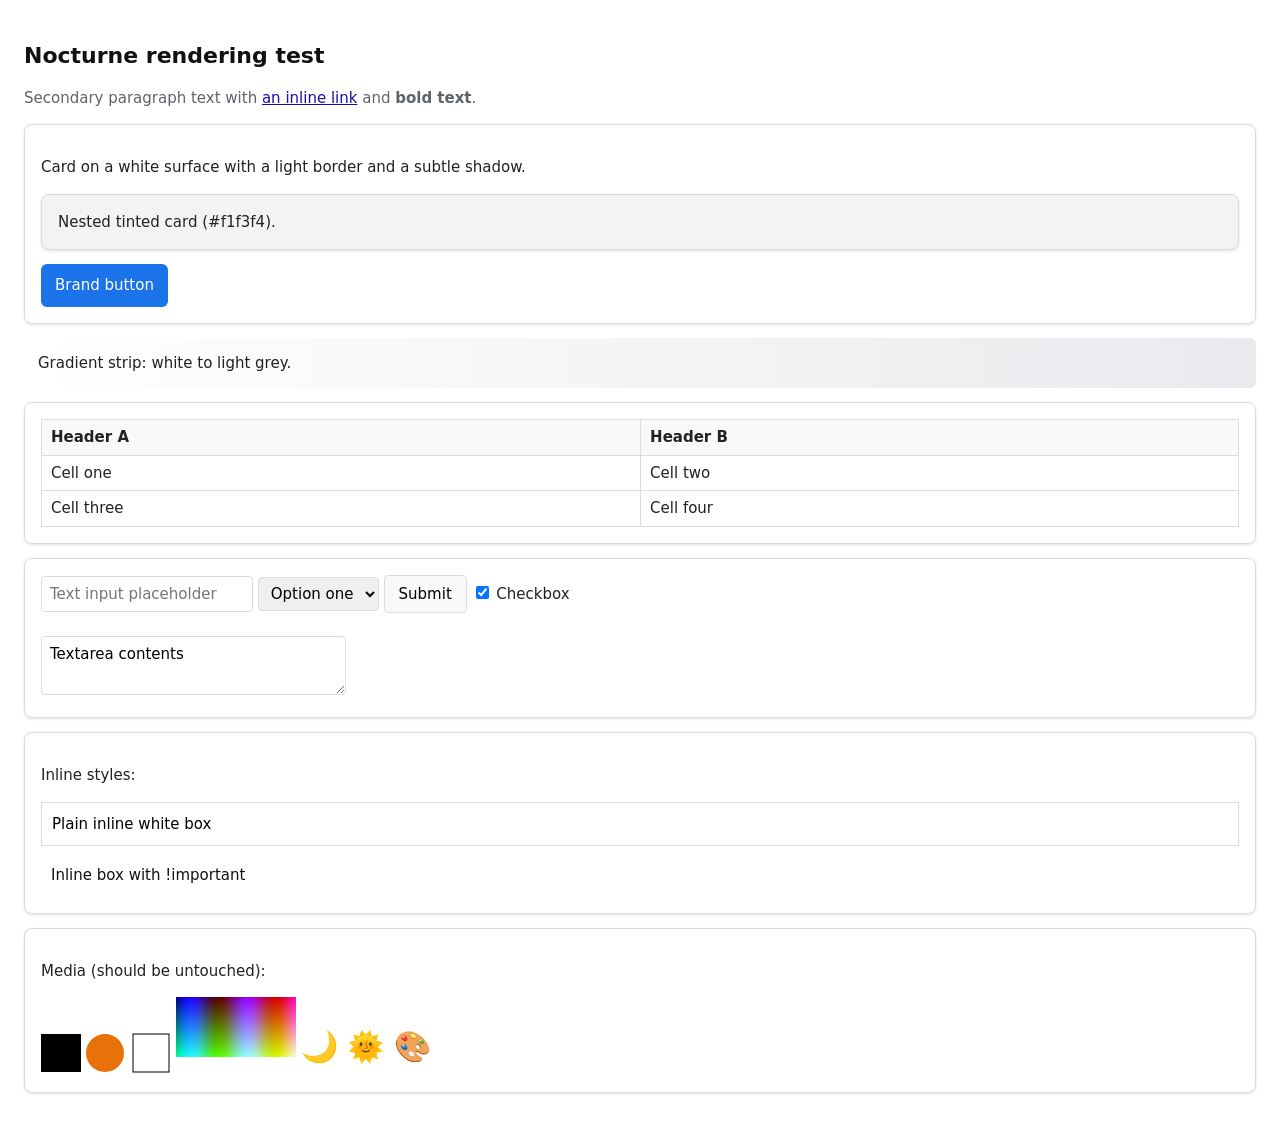
<file: test/index.html>
<!doctype html>
<html><head><meta charset="utf-8"><title>Nocturne test</title>
<style>
  :root { --surface: #ffffff; --line: #dadce0; --muted: #5f6368; }
  body { background: #ffffff; color: #202124; font: 15px/1.5 system-ui, sans-serif; margin: 0; padding: 24px; }
  h1 { color: #111; font-size: 22px; }
  .card { background: var(--surface); border: 1px solid var(--line); border-radius: 8px; padding: 16px; margin: 14px 0; box-shadow: 0 1px 3px rgba(0,0,0,.12); }
  .tinted { background: #f1f3f4; }
  .brand { background: #1a73e8; color: #fff; padding: 10px 14px; border-radius: 6px; display: inline-block; }
  .grad { background-image: linear-gradient(to right, #ffffff, #e8eaed); padding: 14px; border-radius: 6px; }
  a { color: #1a0dab; }
  .muted { color: var(--muted); }
  table { border-collapse: collapse; width: 100%; }
  th, td { border: 1px solid #dadce0; padding: 6px 9px; text-align: left; }
  th { background: #f8f9fa; }
  input, select, textarea { padding: 6px 8px; border: 1px solid #dadce0; border-radius: 4px; font: inherit; }
  button { padding: 7px 14px; border: 1px solid #dadce0; background: #f8f9fa; border-radius: 4px; font: inherit; }
  .swatch { width: 60px; height: 40px; display: inline-block; border: 1px solid #ccc; }
</style>
</head>
<body>
  <h1>Nocturne rendering test</h1>
  <p class="muted">Secondary paragraph text with <a href="#">an inline link</a> and <strong>bold text</strong>.</p>

  <div class="card">
    <p>Card on a white surface with a light border and a subtle shadow.</p>
    <div class="tinted card">Nested tinted card (#f1f3f4).</div>
    <span class="brand">Brand button</span>
  </div>

  <div class="grad">Gradient strip: white to light grey.</div>

  <div class="card">
    <table>
      <tr><th>Header A</th><th>Header B</th></tr>
      <tr><td>Cell one</td><td>Cell two</td></tr>
      <tr><td>Cell three</td><td>Cell four</td></tr>
    </table>
  </div>

  <div class="card">
    <input type="text" placeholder="Text input placeholder">
    <select><option>Option one</option><option>Option two</option></select>
    <button>Submit</button>
    <label><input type="checkbox" checked> Checkbox</label>
    <br><br>
    <textarea rows="2" cols="34">Textarea contents</textarea>
  </div>

  <div class="card">
    <p>Inline styles:</p>
    <div style="background:#ffffff;color:#000000;padding:10px;border:1px solid #ddd;">Plain inline white box</div>
    <div style="background:#ffffff !important;color:#111 !important;padding:10px;margin-top:8px;">Inline box with !important</div>
  </div>

  <div class="card">
    <p>Media (should be untouched):</p>
    <svg width="130" height="46" style="vertical-align:middle">
      <rect x="0" y="4" width="40" height="38" fill="#000000"/>
      <circle cx="64" cy="23" r="19" fill="#e8710a"/>
      <rect x="92" y="4" width="36" height="38" fill="#ffffff" stroke="#000000"/>
    </svg>
    <img src="photo.png" width="120" height="60" alt="photo">
    <span style="font-size:30px">🌙 🌞 🎨</span>
  </div>
</body></html>
</file>
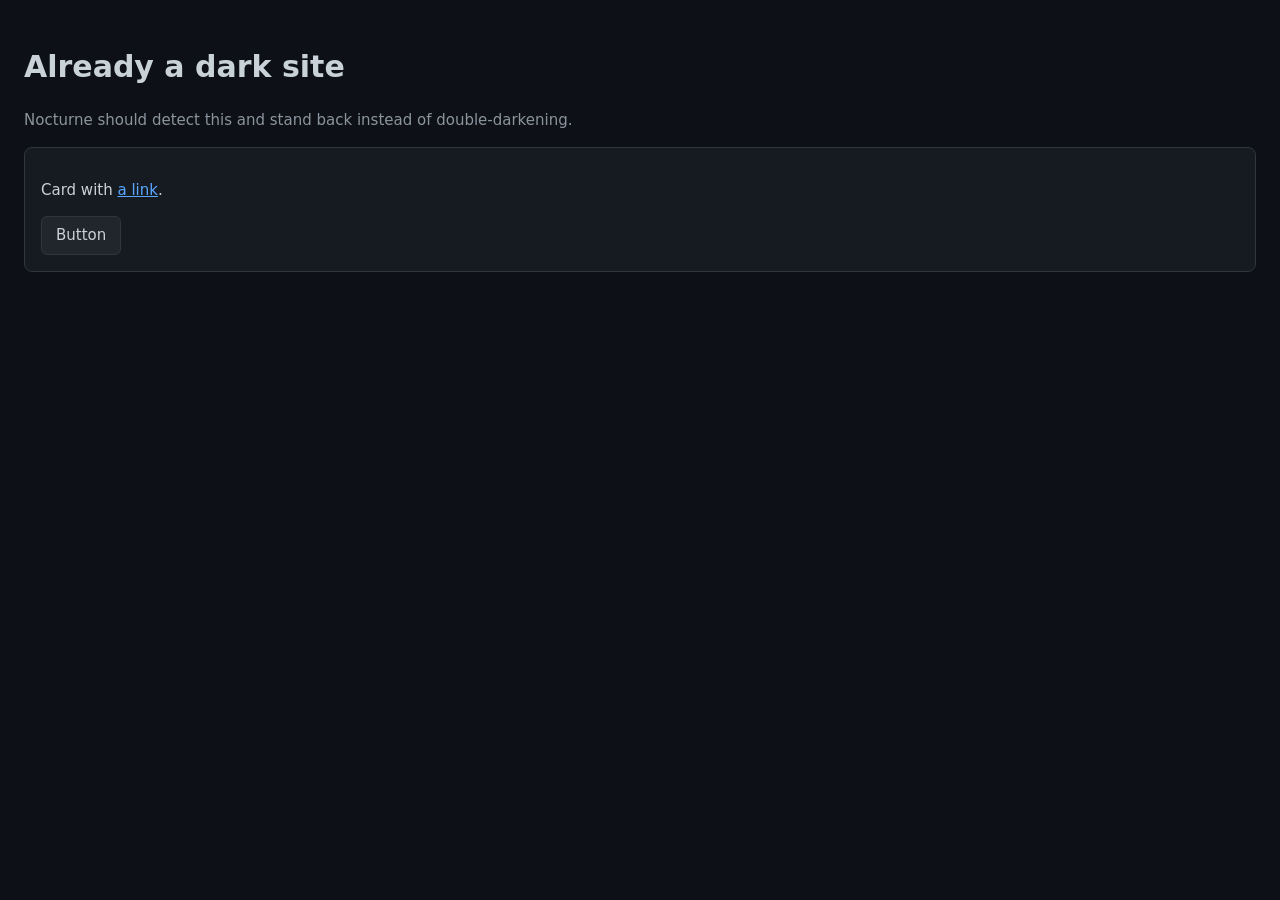
<file: test/already-dark.html>
<!doctype html>
<html><head><meta charset="utf-8"><title>Already dark</title>
<style>
  body { background:#0d1117; color:#c9d1d9; font:15px/1.5 system-ui,sans-serif; margin:0; padding:24px; }
  .card { background:#161b22; border:1px solid #30363d; border-radius:8px; padding:16px; margin:14px 0; }
  a { color:#58a6ff; }
  .muted { color:#8b949e; }
  button { background:#21262d; color:#c9d1d9; border:1px solid #30363d; padding:7px 14px; border-radius:6px; font:inherit; }
</style>
</head>
<body>
  <h1>Already a dark site</h1>
  <p class="muted">Nocturne should detect this and stand back instead of double-darkening.</p>
  <div class="card"><p>Card with <a href="#">a link</a>.</p><button>Button</button></div>
</body></html>
</file>
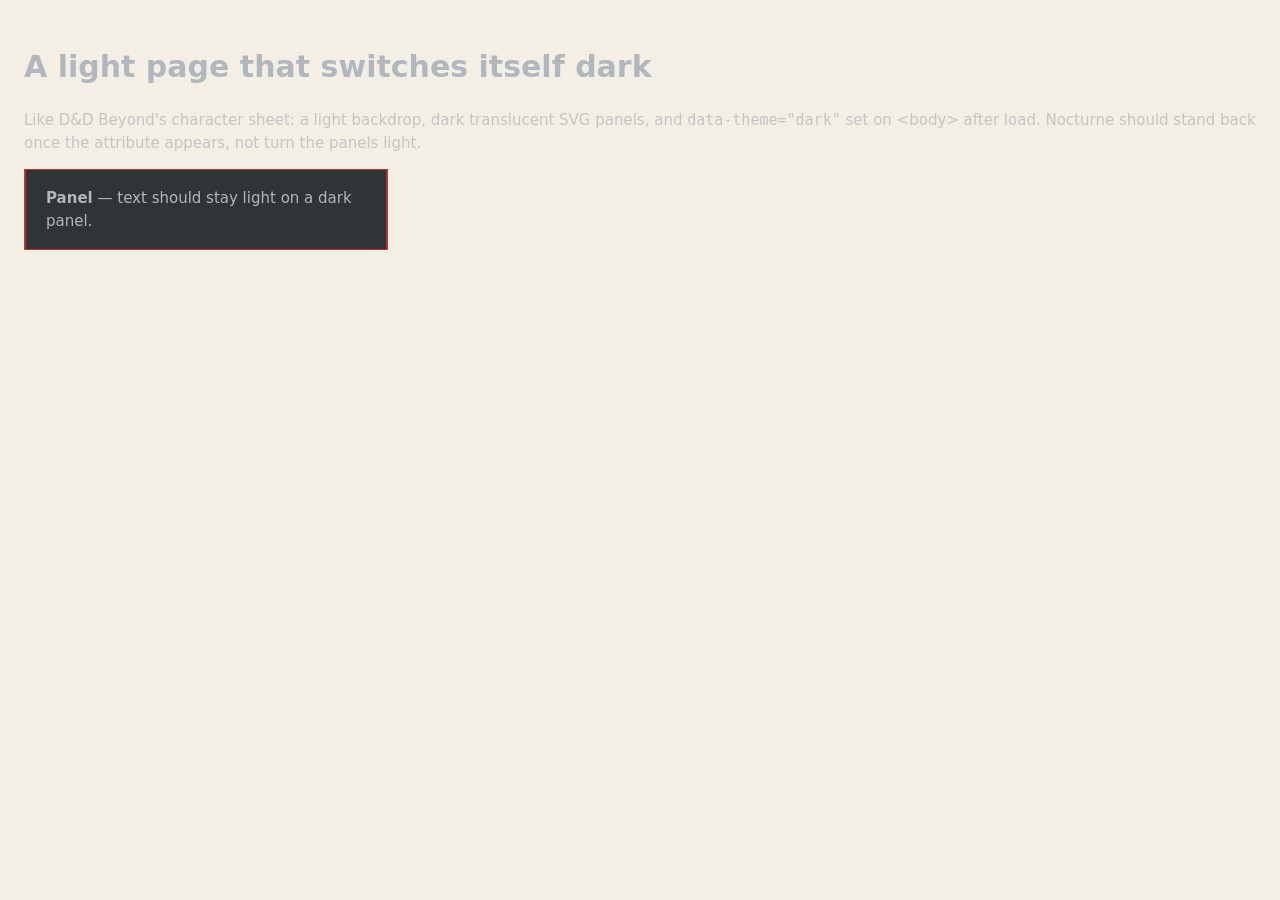
<file: test/declared-dark.html>
<!doctype html>
<html><head><meta charset="utf-8"><title>Declared dark</title>
<style>
  body { background:#f4efe4; color:#242528; font:15px/1.5 system-ui,sans-serif; margin:0; padding:24px; }
  body[data-theme="dark"] { color:#b0b7bd; }
  .panel { position:relative; width:320px; padding:18px 22px; margin:14px 0; }
  .panel svg { position:absolute; inset:0; width:100%; height:100%; z-index:-1; }
  .muted { opacity:.75; }
</style>
</head>
<body>
  <h1>A light page that switches itself dark</h1>
  <p class="muted">Like D&amp;D Beyond's character sheet: a light backdrop, dark translucent
    SVG panels, and <code>data-theme="dark"</code> set on &lt;body&gt; after load.
    Nocturne should stand back once the attribute appears, not turn the panels light.</p>
  <div class="panel">
    <svg viewBox="0 0 100 40" preserveAspectRatio="none"><rect width="100" height="40" fill="#10161ADB" stroke="#C53131"/></svg>
    <strong>Panel</strong> — text should stay light on a dark panel.
  </div>
  <script>
    setTimeout(() => { document.body.dataset.theme = 'dark'; }, 800);
  </script>
</body></html>
</file>
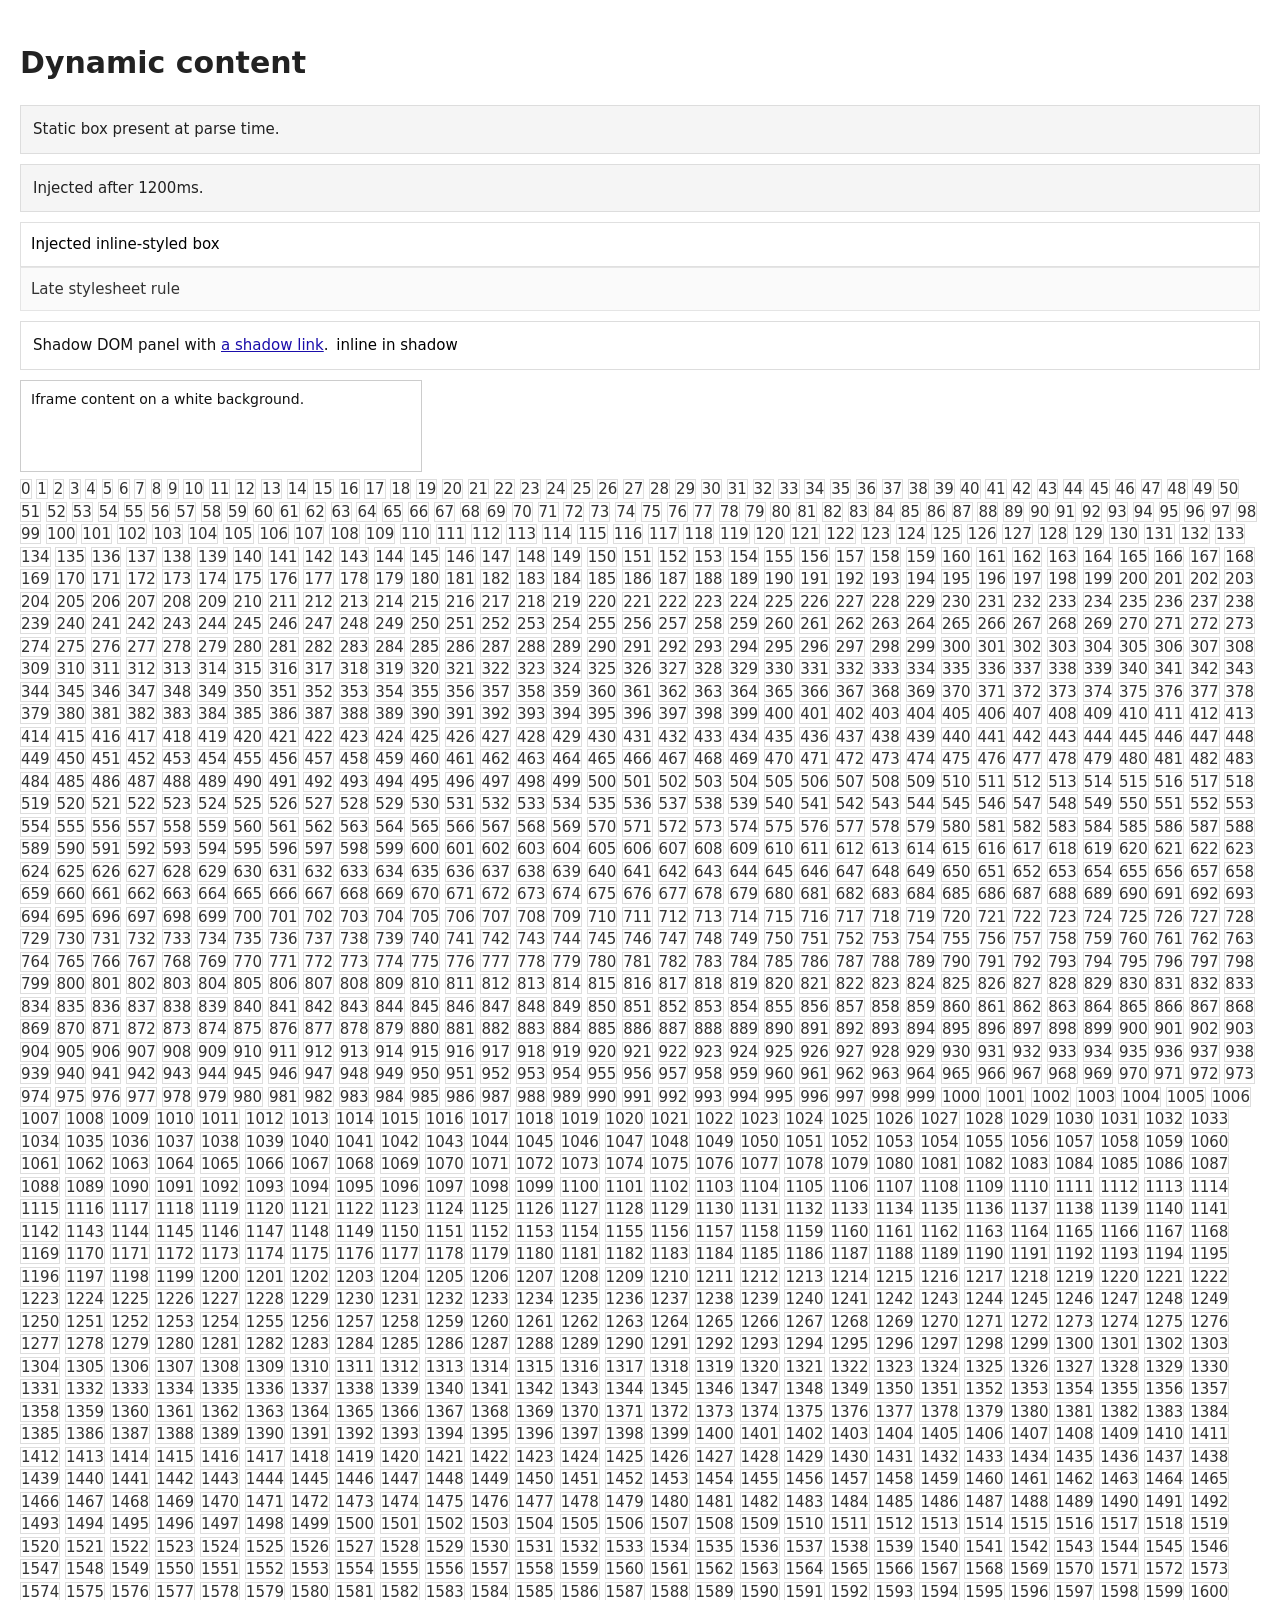
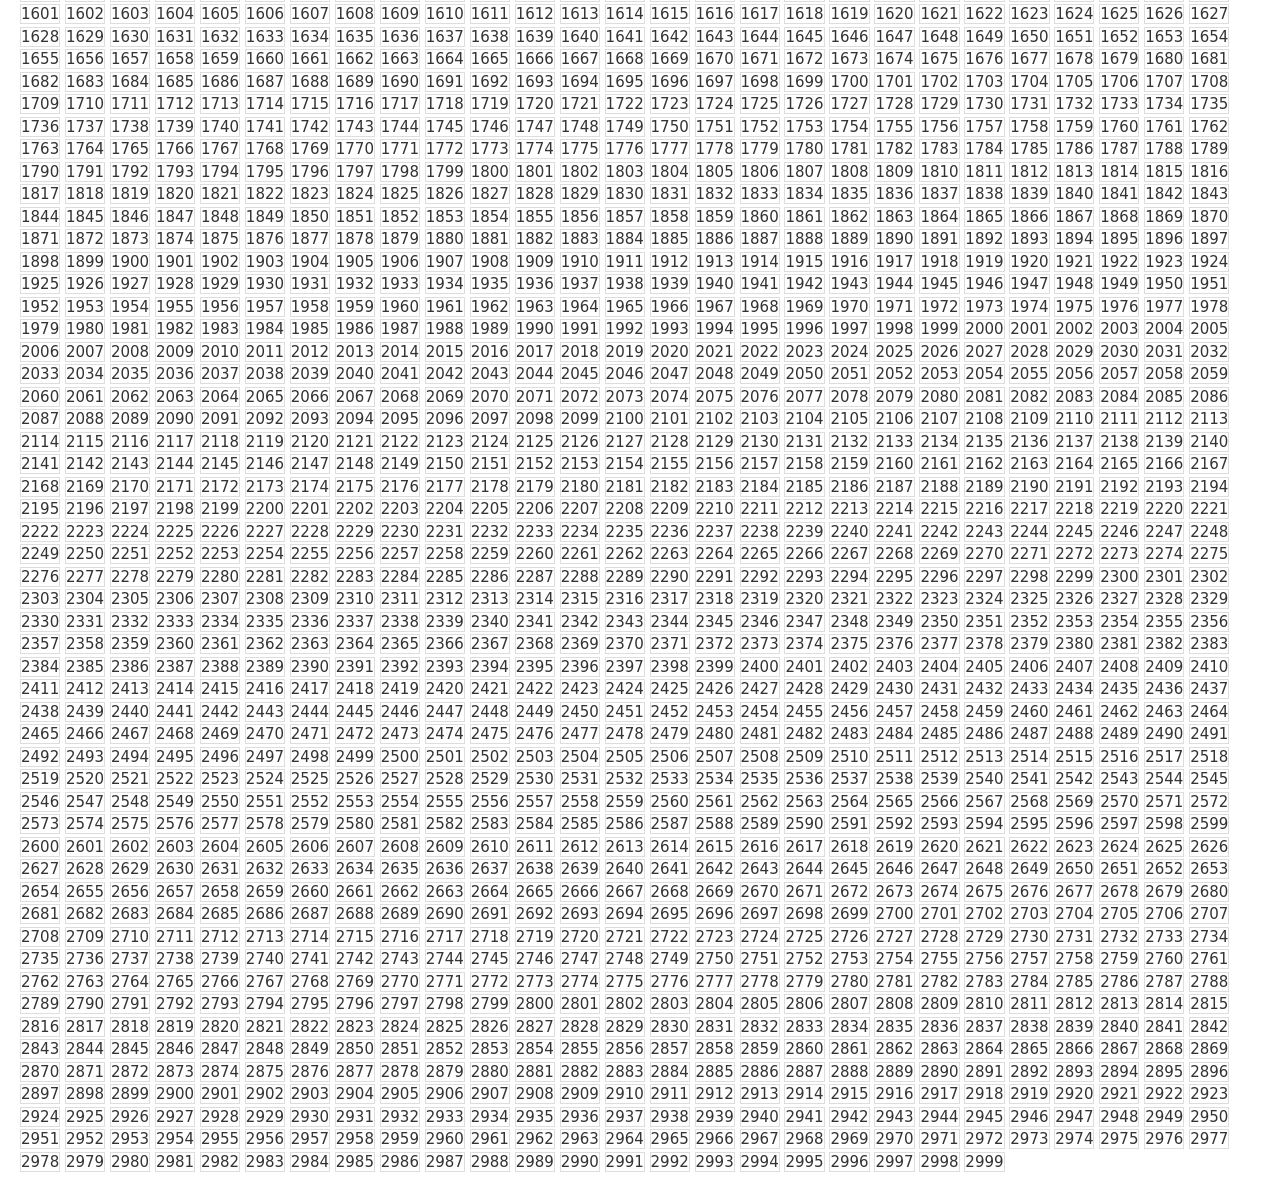
<file: test/dynamic.html>
<!doctype html>
<html><head><meta charset="utf-8"><title>Dynamic + shadow</title>
<style>body{background:#fff;color:#222;font:15px/1.5 system-ui;margin:0;padding:20px}
.box{background:#f5f5f5;border:1px solid #ddd;padding:12px;margin:10px 0}</style>
</head>
<body>
<h1>Dynamic content</h1>
<div class="box" id="static">Static box present at parse time.</div>
<div id="later"></div>
<my-widget></my-widget>
<iframe id="frame" src="frame.html" width="400" height="90" style="border:1px solid #ccc"></iframe>
<div id="bulk"></div>
<script>
  // Shadow DOM with its own stylesheet.
  class MyWidget extends HTMLElement {
    connectedCallback() {
      const root = this.attachShadow({ mode: 'open' });
      root.innerHTML = `<style>
        .panel { background:#ffffff; color:#111111; border:1px solid #dddddd; padding:12px; margin:10px 0; }
        a { color:#1a0dab; }
      </style>
      <div class="panel">Shadow DOM panel with <a href="#">a shadow link</a>.
        <span style="background:#ffffff;color:#000;padding:3px">inline in shadow</span></div>`;
    }
  }
  customElements.define('my-widget', MyWidget);

  // Content injected after load, the way an SPA route change would.
  setTimeout(() => {
    document.getElementById('later').innerHTML =
      '<div class="box">Injected after 1200ms.</div>' +
      '<div style="background:#ffffff;color:#000;padding:10px;border:1px solid #e0e0e0">Injected inline-styled box</div>';
    // A stylesheet injected late, the way CSS-in-JS does it.
    const s = document.createElement('style');
    s.textContent = '.late { background:#fafafa; color:#333; border:1px solid #e5e5e5; padding:10px; }';
    document.head.appendChild(s);
    document.getElementById('later').insertAdjacentHTML('beforeend', '<div class="late">Late stylesheet rule</div>');
  }, 1200);

  // Bulk nodes to exercise the element budget.
  const bulk = document.getElementById('bulk');
  let html = '';
  for (let i = 0; i < 3000; i++) {
    html += '<span style="background:#ffffff;color:#333333;border:1px solid #ddd">' + i + '</span> ';
  }
  bulk.innerHTML = html;
</script>
</body></html>
</file>
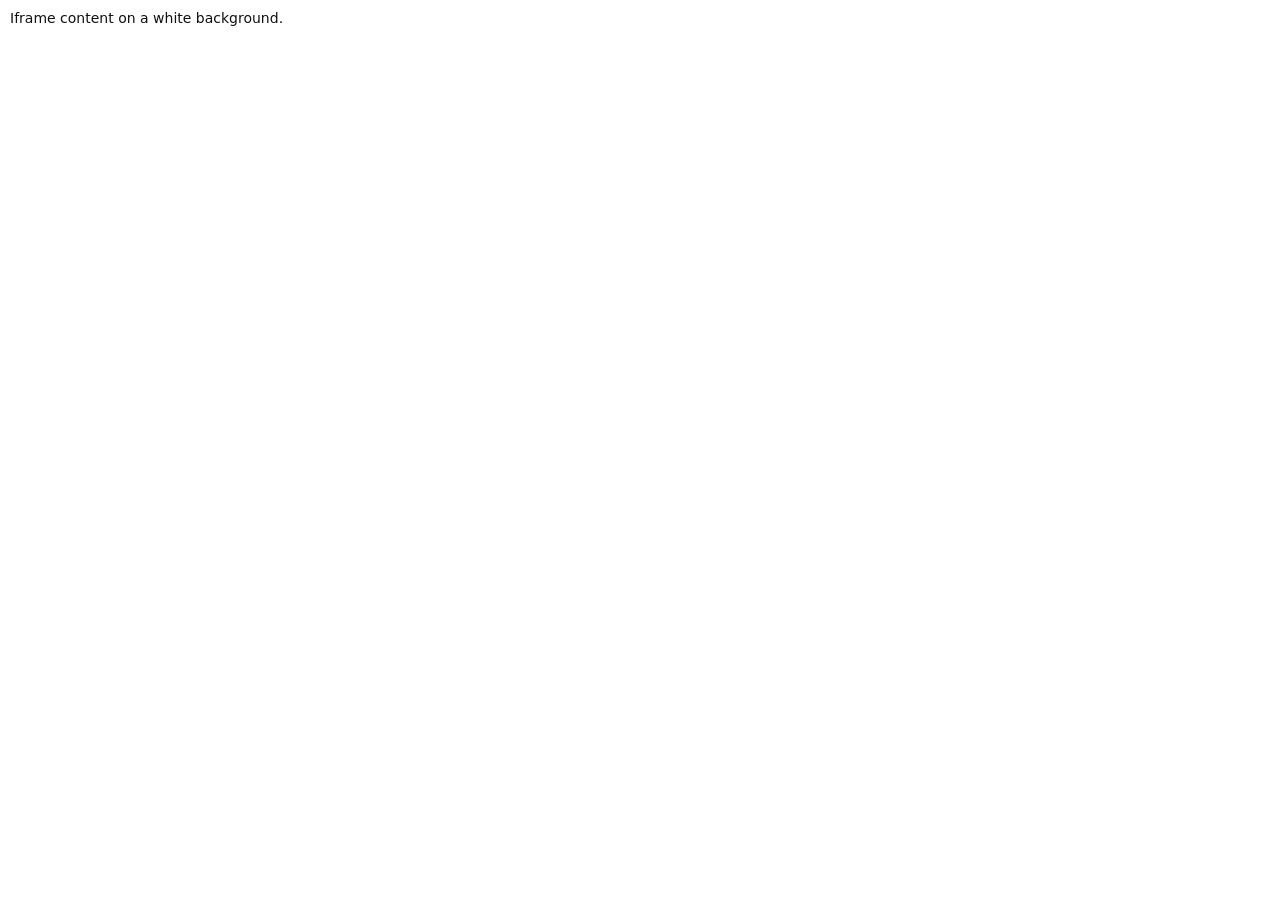
<file: test/frame.html>
<!doctype html>
<html><head><meta charset="utf-8">
<style>body{background:#ffffff;color:#111;font:14px system-ui;margin:0;padding:10px}</style>
</head><body>Iframe content on a white background.</body></html>
</file>
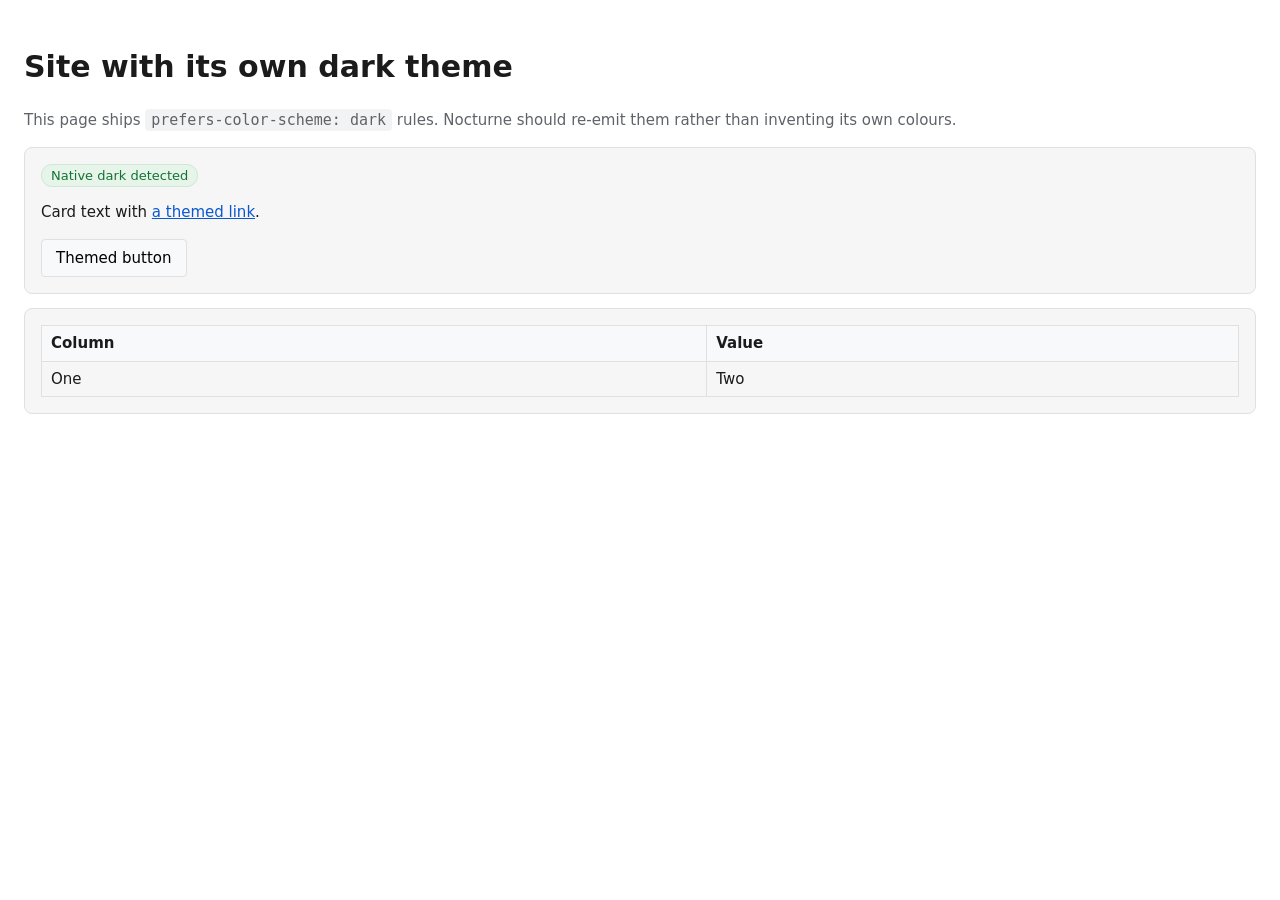
<file: test/native-dark.html>
<!doctype html>
<html><head><meta charset="utf-8"><title>Native dark theme</title>
<style>
  :root { --bg: #ffffff; --fg: #1b1b1b; --card: #f6f6f6; --line: #e0e0e0; --link: #0b57d0; }
  @media (prefers-color-scheme: dark) {
    :root { --bg: #101418; --fg: #e3e3e3; --card: #1b2026; --line: #333b44; --link: #a8c7fa; }
    .badge { background: #2d3b2d; color: #b7e4b7; border-color: #3d5540; }
    code { background: #22282f; color: #d6e2ee; }
    hr { border-color: #333b44; }
    .note { color: #9aa7b4; }
    th { background: #1b2026; }
    button { background: #22282f; color: #e3e3e3; border-color: #3a434d; }
  }
  body { background: var(--bg); color: var(--fg); font: 15px/1.5 system-ui, sans-serif; margin:0; padding:24px; }
  .card { background: var(--card); border:1px solid var(--line); border-radius:8px; padding:16px; margin:14px 0; }
  a { color: var(--link); }
  .badge { background:#e6f4ea; color:#137333; border:1px solid #ceead6; padding:3px 9px; border-radius:11px; font-size:13px; }
  code { background:#f1f3f4; padding:2px 6px; border-radius:4px; }
  .note { color:#5f6368; }
  table { border-collapse: collapse; width:100%; } th,td { border:1px solid var(--line); padding:6px 9px; text-align:left; }
  th { background:#f8f9fa; }
  button { padding:7px 14px; border:1px solid var(--line); background:#f8f9fa; border-radius:4px; font:inherit; }
</style>
</head>
<body>
  <h1>Site with its own dark theme</h1>
  <p class="note">This page ships <code>prefers-color-scheme: dark</code> rules. Nocturne should re-emit them rather than inventing its own colours.</p>
  <div class="card">
    <span class="badge">Native dark detected</span>
    <p>Card text with <a href="#">a themed link</a>.</p>
    <button>Themed button</button>
  </div>
  <div class="card">
    <table><tr><th>Column</th><th>Value</th></tr><tr><td>One</td><td>Two</td></tr></table>
  </div>
</body></html>
</file>
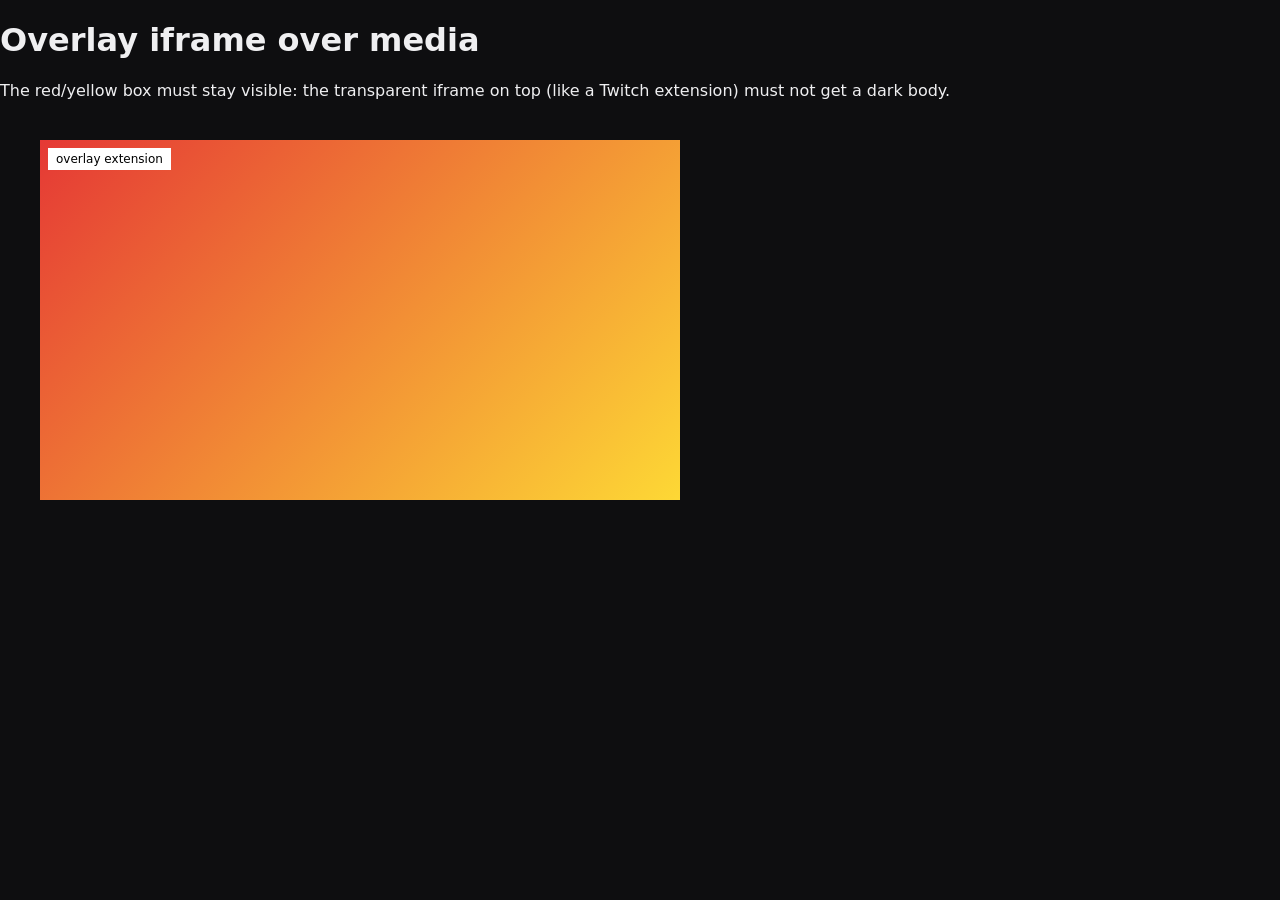
<file: test/overlay.html>
<!doctype html><html class="dark"><head><meta charset="utf-8">
<style>body{background:#0e0e10;color:#efeff1;margin:0;font:16px system-ui}
.player{position:relative;width:640px;height:360px;margin:40px;background:#000}
.video{position:absolute;inset:0;background:linear-gradient(135deg,#e53935,#fdd835)}
iframe.overlay{position:absolute;inset:0;width:100%;height:100%;border:0;background:transparent}</style>
</head><body>
<h1>Overlay iframe over media</h1><p>The red/yellow box must stay visible: the transparent iframe on top (like a Twitch extension) must not get a dark body.</p>
<div class="player"><div class="video"></div><iframe class="overlay" src="overlay-frame.html"></iframe></div>
</body></html>
</file>
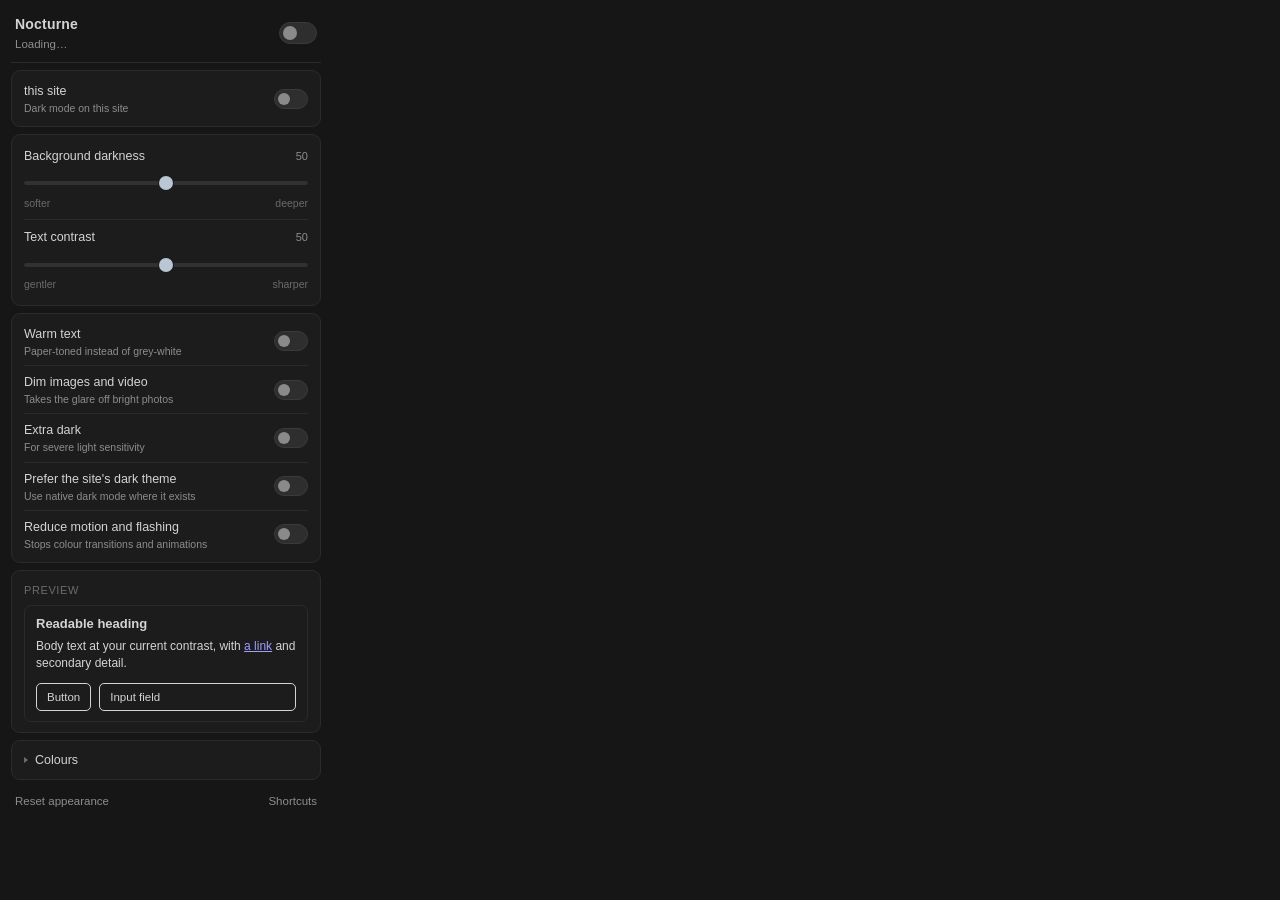
<file: src/popup/popup.html>
<!doctype html>
<html lang="en">
<head>
  <meta charset="utf-8">
  <title>Nocturne</title>
  <link rel="stylesheet" href="popup.css">
</head>
<body>
  <main id="app">
    <header class="head">
      <div class="head-text">
        <h1>Nocturne</h1>
        <p id="status" class="status">Loading…</p>
      </div>
      <label class="switch" title="Turn Nocturne on or off everywhere">
        <input type="checkbox" id="enabled">
        <span class="track" aria-hidden="true"></span>
        <span class="sr">Dark mode enabled</span>
      </label>
    </header>

    <section class="panel" id="site-panel">
      <div class="row">
        <div class="row-text">
          <span class="row-label" id="site-host">this site</span>
          <span class="row-hint" id="site-hint">Dark mode on this site</span>
        </div>
        <label class="switch small" title="Turn Nocturne on or off for this site">
          <input type="checkbox" id="site-enabled">
          <span class="track" aria-hidden="true"></span>
          <span class="sr">Dark mode on this site</span>
        </label>
      </div>
    </section>

    <section class="panel">
      <div class="slider">
        <div class="slider-head">
          <label for="backgroundDarkness">Background darkness</label>
          <output id="backgroundDarkness-out">50</output>
        </div>
        <input type="range" id="backgroundDarkness" min="0" max="100" step="1">
        <div class="scale"><span>softer</span><span>deeper</span></div>
      </div>

      <div class="slider">
        <div class="slider-head">
          <label for="textContrast">Text contrast</label>
          <output id="textContrast-out">50</output>
        </div>
        <input type="range" id="textContrast" min="0" max="100" step="1">
        <div class="scale"><span>gentler</span><span>sharper</span></div>
      </div>
    </section>

    <section class="panel">
      <div class="row">
        <div class="row-text">
          <span class="row-label">Warm text</span>
          <span class="row-hint">Paper-toned instead of grey-white</span>
        </div>
        <label class="switch small">
          <input type="checkbox" id="warmText">
          <span class="track" aria-hidden="true"></span>
          <span class="sr">Warm text</span>
        </label>
      </div>

      <div class="row">
        <div class="row-text">
          <span class="row-label">Dim images and video</span>
          <span class="row-hint">Takes the glare off bright photos</span>
        </div>
        <label class="switch small">
          <input type="checkbox" id="dimImages">
          <span class="track" aria-hidden="true"></span>
          <span class="sr">Dim images and video</span>
        </label>
      </div>

      <div class="slider nested" id="imageBrightness-wrap" hidden>
        <div class="slider-head">
          <label for="imageBrightness">Image brightness</label>
          <output id="imageBrightness-out">85%</output>
        </div>
        <input type="range" id="imageBrightness" min="30" max="100" step="1">
      </div>

      <div class="row">
        <div class="row-text">
          <span class="row-label">Extra dark</span>
          <span class="row-hint">For severe light sensitivity</span>
        </div>
        <label class="switch small">
          <input type="checkbox" id="extraDark">
          <span class="track" aria-hidden="true"></span>
          <span class="sr">Extra dark</span>
        </label>
      </div>

      <div class="row">
        <div class="row-text">
          <span class="row-label">Prefer the site's dark theme</span>
          <span class="row-hint">Use native dark mode where it exists</span>
        </div>
        <label class="switch small">
          <input type="checkbox" id="useSiteDarkTheme">
          <span class="track" aria-hidden="true"></span>
          <span class="sr">Prefer the site's dark theme</span>
        </label>
      </div>

      <div class="row">
        <div class="row-text">
          <span class="row-label">Reduce motion and flashing</span>
          <span class="row-hint">Stops colour transitions and animations</span>
        </div>
        <label class="switch small">
          <input type="checkbox" id="suppressTransitions">
          <span class="track" aria-hidden="true"></span>
          <span class="sr">Reduce motion and flashing</span>
        </label>
      </div>
    </section>

    <section class="panel preview-panel">
      <span class="panel-title">Preview</span>
      <div class="preview" id="preview">
        <strong class="preview-head">Readable heading</strong>
        <p class="preview-body">
          Body text at your current contrast, with
          <a href="#" class="preview-link" id="preview-link">a link</a>
          and <span class="preview-muted">secondary detail</span>.
        </p>
        <div class="preview-controls">
          <span class="preview-button">Button</span>
          <span class="preview-input">Input field</span>
        </div>
      </div>
    </section>

    <details class="panel details" id="colors-details">
      <summary>Colours</summary>
      <div class="swatches" id="swatches"></div>
      <button type="button" class="link-button" id="reset-colors">Reset colours</button>
    </details>

    <footer class="foot">
      <button type="button" class="link-button" id="reset-all">Reset appearance</button>
      <button type="button" class="link-button" id="open-shortcuts">Shortcuts</button>
    </footer>
  </main>

  <script src="../core/colors.js"></script>
  <script src="../core/settings.js"></script>
  <script src="../core/theme.js"></script>
  <script src="popup.js"></script>
</body>
</html>
</file>
<file: src/popup/popup.css>
/*
 * Nocturne popup.
 *
 * Fixed palette rather than the user's — the interface should not change
 * underfoot while they are adjusting colours. Nothing here animates beyond a
 * short opacity/colour ease, and there is no pure white or saturated accent.
 */
:root {
  color-scheme: dark;
  --bg: #161616;
  --panel: #1c1c1c;
  --panel-hi: #232323;
  --line: #2b2b2b;
  --text: #d4d4d4;
  --muted: #8d8d8d;
  --faint: #6b6b6b;
  --accent: #79a6d2;
  --radius: 9px;
}

* { box-sizing: border-box; }

html, body {
  margin: 0;
  padding: 0;
  background: var(--bg);
  color: var(--text);
}

body {
  width: 332px;
  font: 13px/1.45 -apple-system, BlinkMacSystemFont, "Segoe UI", Roboto, Helvetica, Arial, sans-serif;
  -webkit-font-smoothing: antialiased;
}

#app { padding: 11px; display: flex; flex-direction: column; gap: 7px; }

.sr {
  position: absolute;
  width: 1px; height: 1px;
  overflow: hidden;
  clip-path: inset(50%);
  white-space: nowrap;
}

/* ---------------- header ---------------- */

.head {
  display: flex;
  align-items: center;
  justify-content: space-between;
  gap: 12px;
  padding: 3px 4px 9px;
  border-bottom: 1px solid var(--line);
}

.head h1 {
  margin: 0;
  font-size: 14px;
  font-weight: 600;
  letter-spacing: 0.2px;
}

.status {
  margin: 2px 0 0;
  font-size: 11.5px;
  color: var(--muted);
}

.status.warn { color: #c9a06a; }

/* ---------------- panels ---------------- */

.panel {
  background: var(--panel);
  border: 1px solid var(--line);
  border-radius: var(--radius);
  padding: 4px 12px;
}

.panel-title {
  display: block;
  padding: 8px 0 1px;
  font-size: 11px;
  letter-spacing: 0.6px;
  text-transform: uppercase;
  color: var(--faint);
}

.row {
  display: flex;
  align-items: center;
  justify-content: space-between;
  gap: 12px;
  padding: 7px 0;
  border-top: 1px solid var(--line);
}

.row:first-child { border-top: none; }

.row-text { display: flex; flex-direction: column; gap: 1px; min-width: 0; }

.row-label {
  font-size: 12.5px;
  overflow: hidden;
  text-overflow: ellipsis;
  white-space: nowrap;
}

.row-hint { font-size: 10.5px; line-height: 1.35; color: var(--muted); }

#site-panel.unsupported { opacity: 0.5; pointer-events: none; }

/* ---------------- switch ---------------- */

.switch { position: relative; flex: none; display: inline-flex; cursor: pointer; }
.switch input { position: absolute; opacity: 0; width: 100%; height: 100%; margin: 0; cursor: pointer; }

.switch .track {
  width: 38px; height: 22px;
  border-radius: 11px;
  background: #2e2e2e;
  border: 1px solid #3a3a3a;
  transition: background-color 120ms ease, border-color 120ms ease;
}

.switch .track::after {
  content: "";
  position: absolute;
  top: 4px; left: 4px;
  width: 14px; height: 14px;
  border-radius: 50%;
  background: #8a8a8a;
  transition: transform 120ms ease, background-color 120ms ease;
}

.switch input:checked + .track { background: #39506a; border-color: #46617f; }
.switch input:checked + .track::after { transform: translateX(16px); background: #c3d4e4; }
.switch input:focus-visible + .track { outline: 2px solid var(--accent); outline-offset: 2px; }

.switch.small .track { width: 34px; height: 20px; border-radius: 10px; }
.switch.small .track::after { width: 12px; height: 12px; top: 4px; left: 4px; }
.switch.small input:checked + .track::after { transform: translateX(14px); }

/* ---------------- sliders ---------------- */

.slider { padding: 8px 0; border-top: 1px solid var(--line); }
.slider:first-child { border-top: none; }
.slider.nested { padding-left: 2px; border-top: none; margin-top: -4px; }

.slider-head {
  display: flex;
  align-items: baseline;
  justify-content: space-between;
  margin-bottom: 7px;
}

.slider-head label { font-size: 12.5px; }
.slider-head output {
  font-size: 11px;
  color: var(--muted);
  font-variant-numeric: tabular-nums;
}

input[type="range"] {
  -webkit-appearance: none;
  appearance: none;
  width: 100%;
  height: 4px;
  margin: 0;
  border-radius: 2px;
  background: #313131;
  cursor: pointer;
}

input[type="range"]::-webkit-slider-thumb {
  -webkit-appearance: none;
  appearance: none;
  width: 14px; height: 14px;
  border-radius: 50%;
  background: #b9c6d4;
  border: none;
  box-shadow: 0 0 0 1px #1c1c1c;
}

input[type="range"]:focus-visible { outline: 2px solid var(--accent); outline-offset: 4px; }

.scale {
  display: flex;
  justify-content: space-between;
  margin-top: 5px;
  font-size: 10.5px;
  color: var(--faint);
}

/* ---------------- preview ---------------- */

.preview-panel { padding-bottom: 10px; }

.preview {
  border: 1px solid var(--line);
  border-radius: 7px;
  padding: 9px 11px 10px;
  margin-top: 5px;
}

.preview-head { display: block; font-size: 13px; margin-bottom: 4px; }
.preview-body { margin: 0; font-size: 12px; }
.preview-link { text-decoration: underline; }
.preview-controls { display: flex; gap: 8px; margin-top: 10px; }

.preview-button,
.preview-input {
  font-size: 11.5px;
  padding: 5px 10px;
  border-radius: 5px;
  border: 1px solid;
}

.preview-input { flex: 1; }

/* ---------------- details / swatches ---------------- */

.details { padding: 0 12px; }

.details summary {
  padding: 10px 0;
  font-size: 12.5px;
  cursor: pointer;
  list-style: none;
  display: flex;
  align-items: center;
  gap: 7px;
}

.details summary::-webkit-details-marker { display: none; }

.details summary::before {
  content: "";
  width: 0; height: 0;
  border-left: 4px solid var(--faint);
  border-top: 3.5px solid transparent;
  border-bottom: 3.5px solid transparent;
  transition: transform 120ms ease;
}

.details[open] summary::before { transform: rotate(90deg); }

.swatches {
  display: grid;
  grid-template-columns: 1fr 1fr;
  gap: 7px 10px;
  padding: 3px 0 9px;
}

.swatch { display: flex; align-items: center; gap: 8px; min-width: 0; }

.swatch input[type="color"] {
  -webkit-appearance: none;
  appearance: none;
  flex: none;
  width: 24px; height: 24px;
  padding: 0;
  border: 1px solid var(--line);
  border-radius: 5px;
  background: none;
  cursor: pointer;
}

.swatch input[type="color"]::-webkit-color-swatch-wrapper { padding: 2px; }
.swatch input[type="color"]::-webkit-color-swatch { border: none; border-radius: 3px; }

.swatch-text { display: flex; flex-direction: column; min-width: 0; }
.swatch-name { font-size: 11.5px; overflow: hidden; text-overflow: ellipsis; white-space: nowrap; }
.swatch-hex {
  font-size: 10px;
  color: var(--faint);
  text-transform: uppercase;
  font-family: ui-monospace, SFMono-Regular, Menlo, monospace;
}

/* ---------------- footer ---------------- */

.foot {
  display: flex;
  justify-content: space-between;
  padding: 2px 4px 0;
}

.link-button {
  background: none;
  border: none;
  padding: 4px 0;
  font: inherit;
  font-size: 11.5px;
  color: var(--muted);
  cursor: pointer;
  text-align: left;
}

.link-button:hover { color: var(--text); }
.link-button:focus-visible { outline: 2px solid var(--accent); outline-offset: 2px; border-radius: 3px; }

#reset-colors { padding-bottom: 10px; }

@media (prefers-reduced-motion: reduce) {
  * { transition: none !important; }
}
</file>
